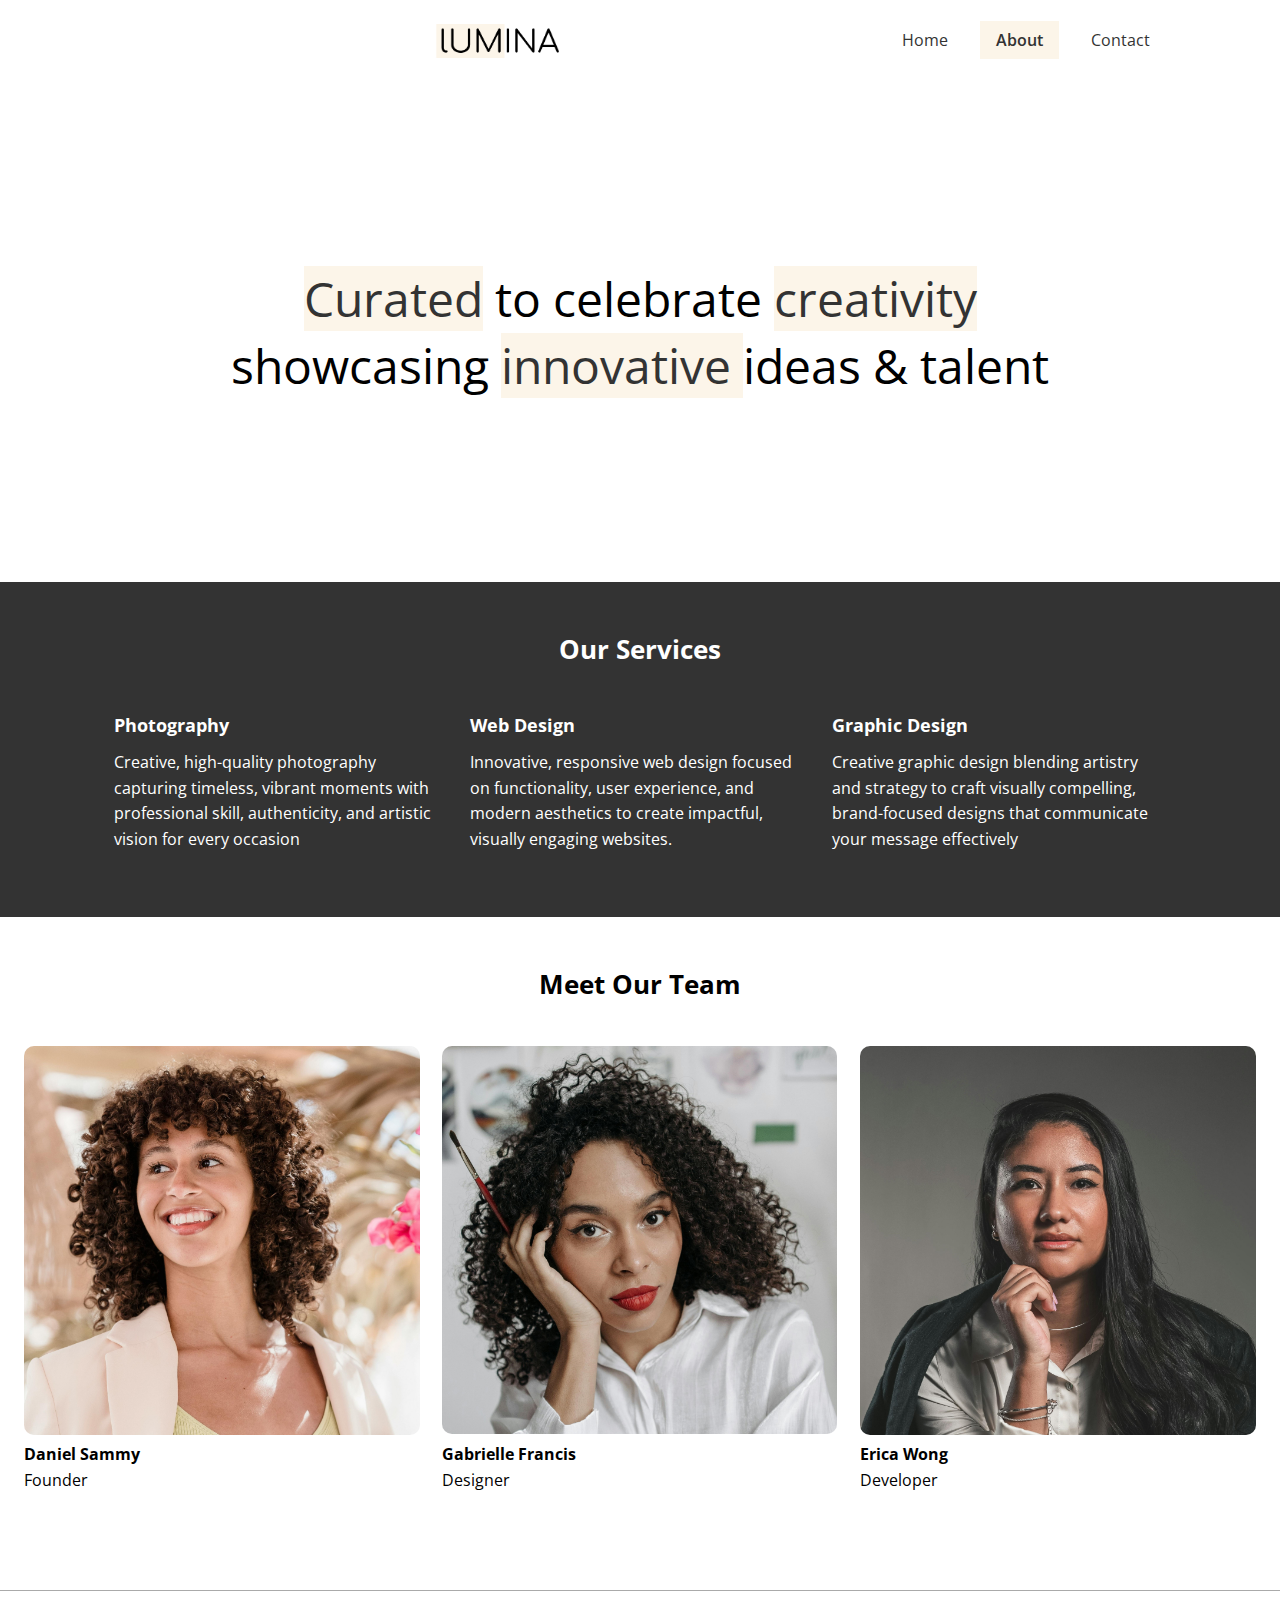
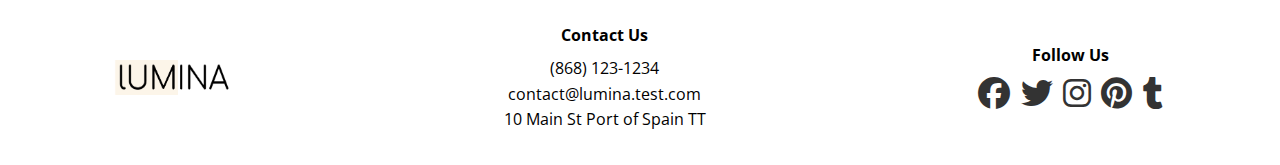
<file: about.html>
<!DOCTYPE html>
<html lang="en">
  <head>
    <meta charset="UTF-8">
    <meta name="viewport" content="width=device-width, initial-scale=1.0">
    <link rel="stylesheet" href="https://cdnjs.cloudflare.com/ajax/libs/font-awesome/6.7.2/css/all.min.css" integrity="sha512-Evv84Mr4kqVGRNSgIGL/F/aIDqQb7xQ2vcrdIwxfjThSH8CSR7PBEakCr51Ck+w+/U6swU2Im1vVX0SVk9ABhg==" crossorigin="anonymous" referrerpolicy="no-referrer" />
    <link rel="preconnect" href="https://fonts.googleapis.com">
    <link rel="preconnect" href="https://fonts.gstatic.com" crossorigin>
    <link href="https://fonts.googleapis.com/css2?family=Open+Sans:ital,wght@0,300..800;1,300..800&family=Roboto:ital,wght@0,100..900;1,100..900&display=swap" rel="stylesheet">
    <link rel="stylesheet" href="css/styles.css">
    <link rel="icon" href="images/favicon.ico">
    <title> About Lumina Creative</title>
    <!-- Header -->
  </head>
  <header class="header">
    <div class="container header-flex">
      <img src="images/logo.png" alt="Lumina Creative" class="logo">
      <ul class="main-menu">
        <li> <a href="/">Home</a></li>
        <li> <a class="current" href="about.html">About</a></li>
        <li> <a href="contact.html">Contact</a></li>
      </ul>
    </div>
  </header>
  <body>

  <!-- Hero -->
<section class="hero">
  <div class="container container-sm">
    <h2>
      <span class="bg-primary">Curated</span>  to celebrate <span class="bg-primary">creativity</span> showcasing <span class="bg-primary"> innovative </span> ideas & talent
    </h2>
  </div>
</section>

<!-- Services -->
<section class="services bg-dark">
  <div class="container">
    <h2 class="section-heading">Our Services</h2>
    <div class="services-flex">
      <div class="service-item">
        <h4>Photography</h4>
        <p>Creative, high-quality photography capturing timeless, vibrant moments with professional skill, authenticity, and artistic vision for every occasion</p>
      </div>
      <div class="service-item">
        <h4>Web Design</h4>
        <p>Innovative, responsive web design focused on functionality, user experience, and modern aesthetics to create impactful, visually engaging websites.</p>
      </div>
      <div class="service-item">
        <h4>Graphic Design</h4>
        <p>Creative graphic design blending artistry and strategy to craft visually compelling, brand-focused designs that communicate your message effectively</p>
      </div>
    </div>
  </div>
</section>

<!-- Team -->
<section class="team">
  <div class="container container-lg">
    <h2 class="section-heading">Meet Our Team</h2>
    <div class="team-flex">
      <div class="team-item">
        <img src="images/team1.jpg" alt="Team Member">
        <h4>Daniel Sammy</h4>
        <p>Founder</p>
      </div>
      <div class="team-item">
        <img src="images/team2.jpg" alt="Team Member">
        <h4>Gabrielle Francis</h4>
        <p>Designer</p>
      </div>
      <div class="team-item">
        <img src="images/team3.jpg" alt="Team Member">
        <h4>Erica Wong</h4>
        <p>Developer</p>
      </div>
    </div>
  </div>

</section>

<!-- Footer -->
 <footer class="footer">
  <div class="container footer-flex">
    <img src="images/logo.png" alt="Lumina Creative">
    <div>
      <h4>Contact Us</h4>
      <ul>
        <li>(868) 123-1234</li>
        <li>contact@lumina.test.com</li>
        <li>10 Main St Port of Spain TT</li>
      </ul>
    </div>
    
      <div>
        <h4>Follow Us</h4>
        <a href="#"><i class="fab fa-facebook fa-2x"></i></a>
        <a href="#"><i class="fab fa-twitter fa-2x"></i></a>
        <a href="#"><i class="fab fa-instagram fa-2x"></i></a>
        <a href="#"><i class="fab fa-pinterest fa-2x"></i></a>
        <a href="#"><i class="fab fa-tumblr fa-2x"></i></a>
      </div>
    </div>
  </footer>
</body>
</html>
</file>
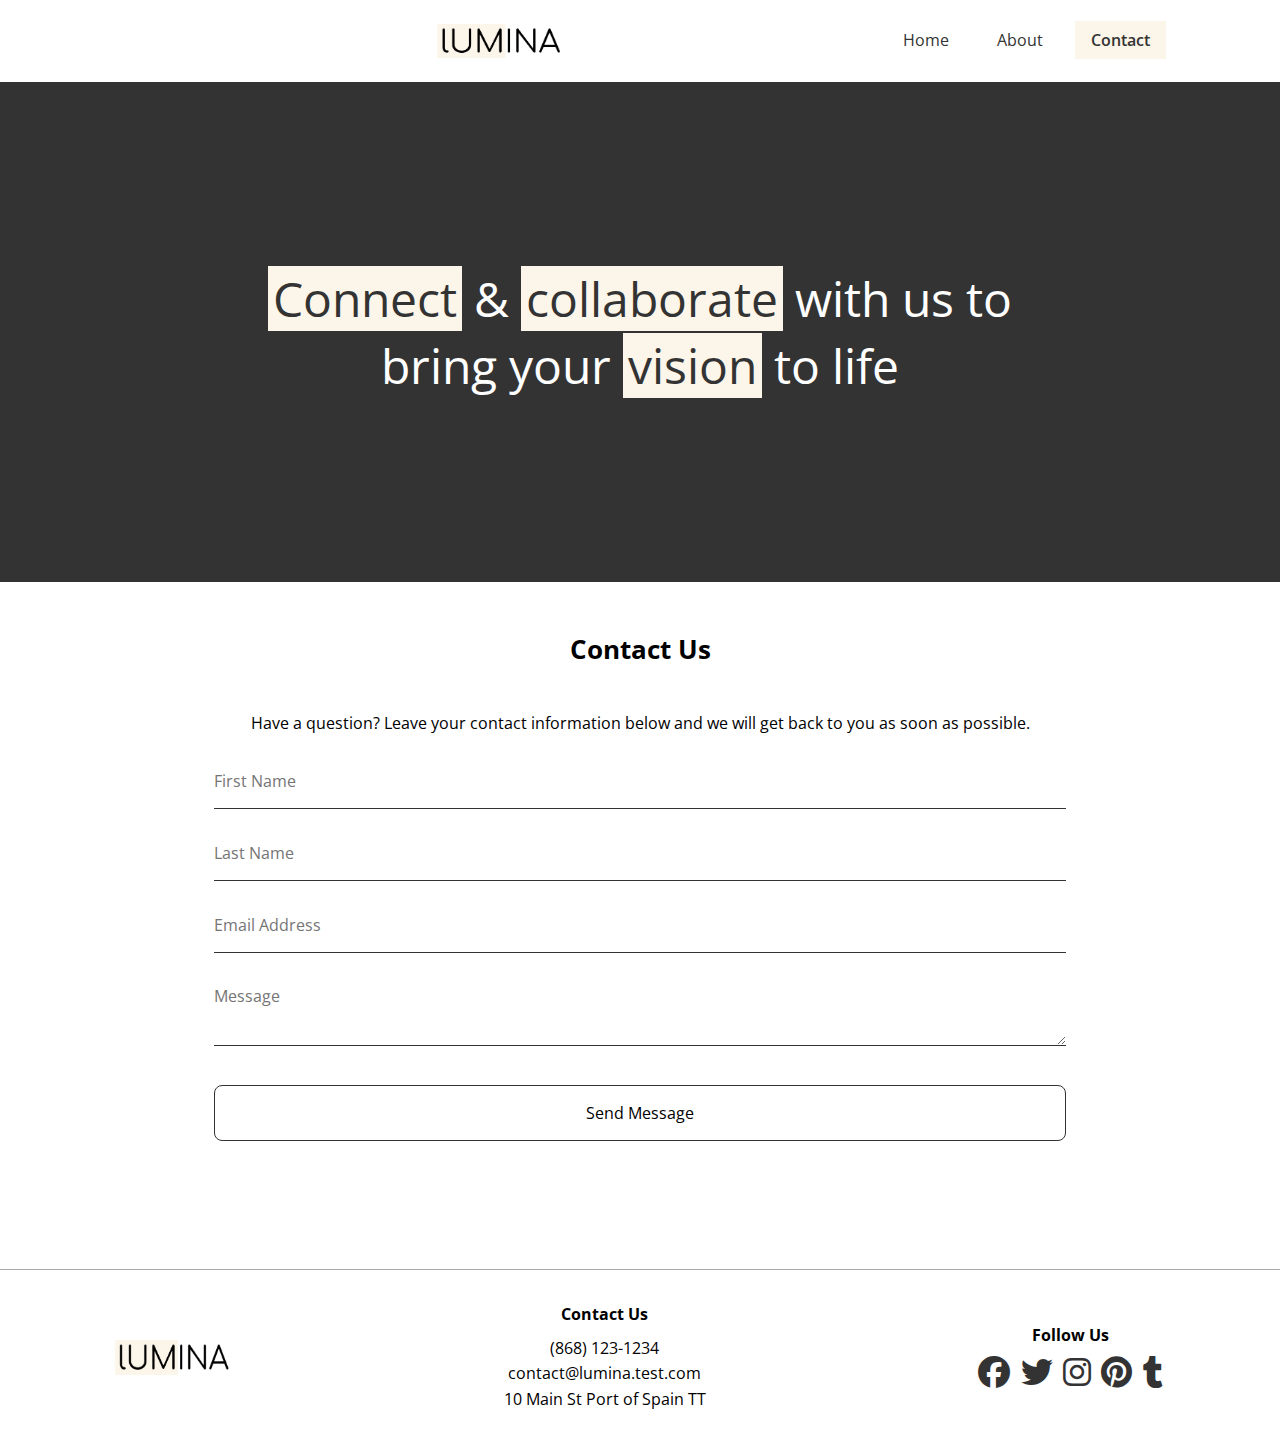
<file: contact.html>
<!DOCTYPE html>
<html lang="en">
  <head>
    <meta charset="UTF-8">
    <meta name="viewport" content="width=device-width, initial-scale=1.0">
    <link rel="stylesheet" href="https://cdnjs.cloudflare.com/ajax/libs/font-awesome/6.7.2/css/all.min.css" integrity="sha512-Evv84Mr4kqVGRNSgIGL/F/aIDqQb7xQ2vcrdIwxfjThSH8CSR7PBEakCr51Ck+w+/U6swU2Im1vVX0SVk9ABhg==" crossorigin="anonymous" referrerpolicy="no-referrer" />
    <link rel="preconnect" href="https://fonts.googleapis.com">
    <link rel="preconnect" href="https://fonts.gstatic.com" crossorigin>
    <link href="https://fonts.googleapis.com/css2?family=Open+Sans:ital,wght@0,300..800;1,300..800&family=Roboto:ital,wght@0,100..900;1,100..900&display=swap" rel="stylesheet">
    <link rel="stylesheet" href="css/styles.css">
    <link rel="icon" href="images/favicon.ico">
    <title> Contact Lumina Creative</title>
    <!-- Header -->
  </head>
  <header class="header">
    <div class="container header-flex">
      <img src="images/logo.png" alt="Lumina Creative" class="logo">
      <ul class="main-menu">
        <li> <a href="/">Home</a></li>
        <li> <a  href="about.html">About</a></li>
        <li> <a class="current"href="contact.html">Contact</a></li>
      </ul>
    </div>
  </header>
  <body>

  <!-- Hero -->
<section class="hero bg-dark">
  <div class="container container-sm">
    <h2>
      <span class="bg-primary">Connect</span> & <span class="bg-primary">collaborate</span> with us to bring your <span class="bg-primary"> vision</span> to life
    </h2>
  </div>
</section>

<!-- Form -->
<section class="contact">
  <div class="container container-sm">
    <h2 class="section-heading">Contact Us</h2>
    <p>
      Have a question? Leave your contact information below and we will get back to you as soon as possible.
    </p>
    <form name="contact" netlify>
      <div class="form-group">
      <label for="first-name" class="visually-hidden">First Name</label>
      <input type="text" id="first-name" name="first-name" placeholder="First Name">
      </div>
      <div class="form-group">
      <label for="last-name" class="visually-hidden">Last Name</label>
      <input type="text" id="last-name" name="last-name" placeholder="Last Name">
      </div>
      <div class="form-group">
      <label for="email" class="visually-hidden">Email Address</label>
      <input type="email" id="email" name="email" placeholder="Email Address">
      </div>
      <div class="form-group">
        <label for="message" class="visually-hidden">Message</label>
        <textarea id="message" name="message" placeholder="Message"></textarea>
      </div>
      <div class="form-group">
        <button type="submit" class="btn">Send Message</button>
      </div>
    </form>
  </div>
</section>

<!-- Footer -->
 <footer class="footer">
  <div class="container footer-flex">
    <img src="images/logo.png" alt="Lumina Creative">

    <div>
      <h4>Contact Us</h4>
      <ul>
        <li>(868) 123-1234</li>
        <li>contact@lumina.test.com</li>
        <li>10 Main St Port of Spain TT</li>
      </ul>
    </div>
    
      <div>
        <h4>Follow Us</h4>
        <a href="#"><i class="fab fa-facebook fa-2x"></i></a>
        <a href="#"><i class="fab fa-twitter fa-2x"></i></a>
        <a href="#"><i class="fab fa-instagram fa-2x"></i></a>
        <a href="#"><i class="fab fa-pinterest fa-2x"></i></a>
        <a href="#"><i class="fab fa-tumblr fa-2x"></i></a>
      </div>
    </div>
  </footer>
</body>
</html>
</file>
<file: css/styles.css>
* {
  margin: 0;
  padding: 0;
  box-sizing: border-box;
}

:root {
  --primary-color: #fcf5e9;
  --dark-color: #333;
  --container-normal: 1100px;
  --container-wide: 1400px;
  --container-narrow: 900px;
}

body {
  font-family: 'Open Sans', san-serif;
  line-height: 1.6;
}

a {
  text-decoration: none;
  color: #333;
}

ul {
  list-style: none;
}

img {
  max-width: 100%;
}

/* Utility CLasses */
.bg-primary {
  background: var(--primary-color);
  color: #333;
}

.bg-dark {
  background: var(--dark-color);
  color: #fff;
}

.bg-dark .bg-primary {
padding: 0 0.3rem;
}

.btn {
  display: inline-block;
  padding: 1rem 2rem;
  border: 1px solid #333;
  border-radius: 8px;
  background: transparent;
  font-family: inherit;
  font-size: inherit;
  cursor: pointer;
}

.btn:hover {
  background: #333;
  color: #fff;
}

.visually-hidden {
  clip: rect(0 0 0 0);
  clip-path: inset(50%);
  height: 1px;
  overflow: hidden;
  position: absolute;
  white-space: nowrap;
  width: 1px;
}

.section-heading {
  font-size: 1.6rem;
  text-align: center;
  margin-bottom: 40px;
}

/* Container */
.container {
  max-width: var(--container-normal);
  margin: 0 auto;
  padding: 0 1.5rem;
}

.container-lg {
  max-width: var(--container-wide);
}

.container-sm {
  max-width: var(--container-narrow);
}

/* Header */
.header .logo {
  width: 130px;
  margin: 1.5rem auto;
}

.header .header-flex {
  display: flex;
  justify-content: space-between;
  align-items: center;
}

.header .main-menu {
  display: flex;
  gap: 1rem;
}

.header .main-menu a {
  padding: 0.5rem 1rem;
}

.header .main-menu a:hover {
background: var(--primary-color);
}

.current {
  background: var(--primary-color);
  font-weight: 600;
}

/* Hero */
.hero {
  height: 500px;
  display: flex;
  justify-content: center;
  align-items: center;
  text-align: center;
}

.hero h2 {
  font-size: 3rem;
  line-height: 1.4;
  font-weight: normal;
}

/* Gallery */
.gallery-flex {
  display: flex;
  justify-content: center;
  flex-wrap: wrap;
  gap: 20px;
}

.gallery-item {
  width: calc(33.333% - 20px);
  border-radius: 8px;
}

.gallery-item img {
  border-radius: 10px;
}

.gallery-item:hover {
  opacity: 0.9;
}

/* Footer */
.footer {
  border-top: 1px solid #aaa;
  padding: 2rem 1.5rem;
  margin-top: 2rem;
}

.footer .footer-flex {
  display: flex;
  justify-content: space-between;
  align-items: center;
}

.footer img {
  width: 120px;
  height: 35px;
}

.footer h4 {
  font-size: 1rem;
  margin-bottom: 0.5rem;
}

.footer a {
  margin: 0.2rem;
}

/* Services */
.services {
  padding: 3rem 0 4rem;
}

.services-flex {
  display: flex;
  gap: 2rem;
}

.service-item h4 {
  font-size: 1.1rem;
  margin-bottom: 0.7rem;
}

/* Team */
.team {
  padding: 3rem 0 4rem;
}

.team-flex {
display: flex;
gap: 1.4rem;
}

.team img {
  border-radius: 10px;
}

/* Contact */
.contact {
  padding: 3rem 0 4rem;
}

.contact p {
  text-align: center;
  margin-bottom: 2rem;
}

.form-group {
  margin: 2rem 0;
}

.contact input,
.contact textarea {
  border: none;
  border-bottom: 1px #333 solid;
  width: 100%;
  font-family: inherit;
  font-size: inherit;
  padding-bottom: 1rem;
}

.contact text-area {
  height: 200px;
}

.contact input:focus,
.contact textarea:focus {
  outline: 0;
}

.contact button {
  width: 100%;
}

/* Media Query */
@media (max-width: 768px) {
  .header .header-flex,
   .footer .footer-flex, .services .services-flex,
   .team .team-flex {
    flex-direction: column;
    gap: 1.5rem;
  }

  .hero {
    height: 300px;
   margin-top: 10px;
  }

  .hero h2 {
    font-size: 1.8rem;
  }
  
  .gallery-item {
    width: calc(50% - 20px);
}

}

.footer .footer-flex {
  text-align: center;
}
</file>
